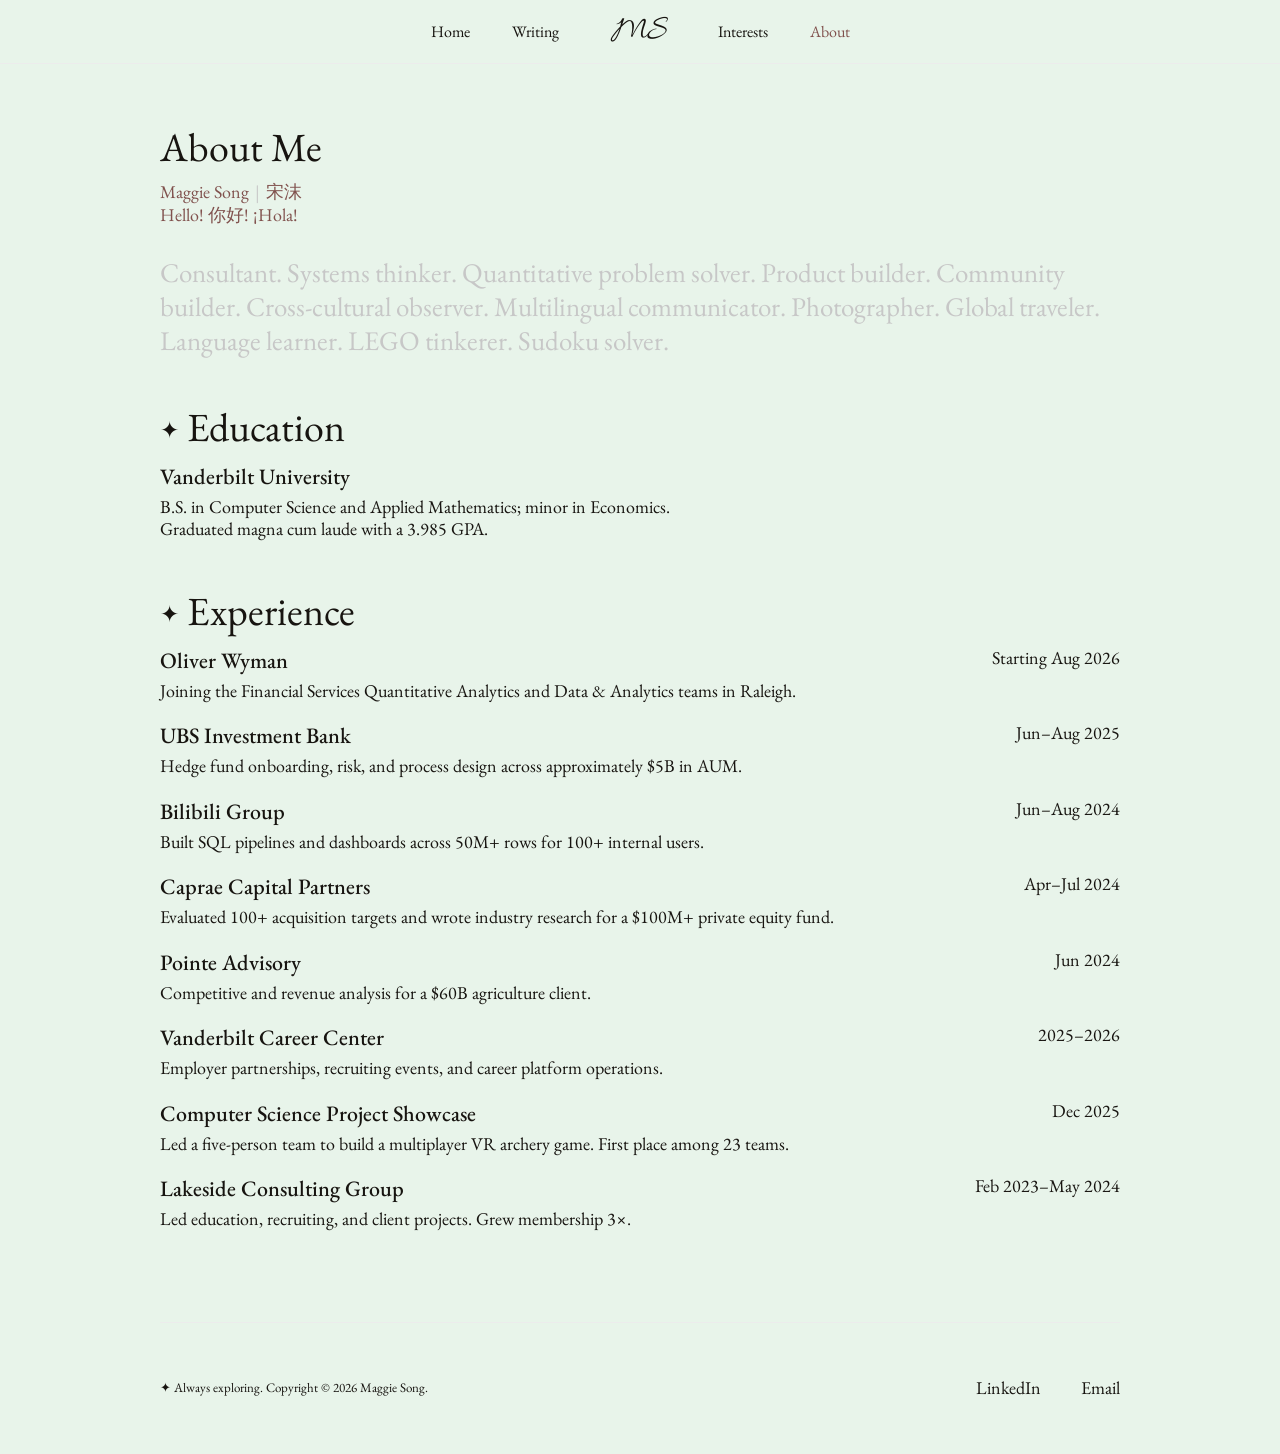
<file: about.html>
<!DOCTYPE html>
<html lang="en">
<head>
  <meta charset="UTF-8">
  <meta name="viewport" content="width=device-width, initial-scale=1.0">
  <meta name="description" content="About Mo (Maggie) Song—computer scientist, applied mathematician, and incoming Oliver Wyman analyst.">
  <title>About — Maggie Song</title>
  <link rel="stylesheet" href="styles.css">
</head>
<body>
  <header class="site-nav">
    <nav class="nav-inner" aria-label="Primary navigation">
      <a href="index.html">Home</a>
      <a href="writing.html">Writing</a>
      <a class="nav-mark" href="index.html" aria-label="Maggie Song home">MS</a>
      <a href="interests.html">Interests</a>
      <a aria-current="page" href="about.html">About</a>
    </nav>
  </header>

  <main class="page standard-page">
    <h1 class="page-title about-page-title">About Me</h1>
    <div class="about-identity">
      <p class="about-name">Maggie Song <span aria-hidden="true">|</span> <span lang="zh-Hans">宋沫</span></p>
      <p class="about-greeting"><span lang="en">Hello!</span> <span lang="zh-Hans">你好!</span> <span lang="es">¡Hola!</span></p>
    </div>
    <h2 class="about-lede">Consultant. Systems thinker. Quantitative problem solver. Product builder. Community builder. Cross-cultural observer. Multilingual communicator. Photographer. Global traveler. Language learner. LEGO tinkerer. Sudoku solver.</h2>

    <section class="about-section education-section">
      <h2><span class="section-symbol" aria-hidden="true">✦</span> Education</h2>
      <div class="education-list">
        <article class="education-item">
          <h3>Vanderbilt University</h3>
          <p>B.S. in Computer Science and Applied Mathematics; minor in Economics.<br>Graduated magna cum laude with a 3.985 GPA.</p>
        </article>
      </div>
    </section>

    <section class="about-section">
      <h2><span class="section-symbol" aria-hidden="true">✦</span> Experience</h2>
      <div class="experience-list">
        <article class="experience-item">
          <div>
            <h3>Oliver Wyman</h3>
            <p>Joining the Financial Services Quantitative Analytics and Data &amp; Analytics teams in Raleigh.</p>
          </div>
          <time>Starting Aug 2026</time>
        </article>
        <article class="experience-item">
          <div>
            <h3>UBS Investment Bank</h3>
            <p>Hedge fund onboarding, risk, and process design across approximately $5B in AUM.</p>
          </div>
          <time>Jun–Aug 2025</time>
        </article>
        <article class="experience-item">
          <div>
            <h3>Bilibili Group</h3>
            <p>Built SQL pipelines and dashboards across 50M+ rows for 100+ internal users.</p>
          </div>
          <time>Jun–Aug 2024</time>
        </article>
        <article class="experience-item">
          <div>
            <h3>Caprae Capital Partners</h3>
            <p>Evaluated 100+ acquisition targets and wrote industry research for a $100M+ private equity fund.</p>
          </div>
          <time>Apr–Jul 2024</time>
        </article>
        <article class="experience-item">
          <div>
            <h3>Pointe Advisory</h3>
            <p>Competitive and revenue analysis for a $60B agriculture client.</p>
          </div>
          <time>Jun 2024</time>
        </article>
        <article class="experience-item">
          <div>
            <h3>Vanderbilt Career Center</h3>
            <p>Employer partnerships, recruiting events, and career platform operations.</p>
          </div>
          <time>2025–2026</time>
        </article>
        <article class="experience-item">
          <div>
            <h3>Computer Science Project Showcase</h3>
            <p>Led a five-person team to build a multiplayer VR archery game. First place among 23 teams.</p>
          </div>
          <time>Dec 2025</time>
        </article>
        <article class="experience-item">
          <div>
            <h3>Lakeside Consulting Group</h3>
            <p>Led education, recruiting, and client projects. Grew membership 3×.</p>
          </div>
          <time>Feb 2023–May 2024</time>
        </article>
      </div>
    </section>
  </main>

  <footer class="page footer">
    <p>✦ Always exploring. Copyright © 2026 Maggie Song.</p>
    <div class="footer-links">
      <a href="https://www.linkedin.com/in/mo-maggie-song/" target="_blank" rel="noopener noreferrer">LinkedIn</a>
      <a href="mailto:mo.song@vanderbilt.edu">Email</a>
    </div>
  </footer>
</body>
</html>
</file>
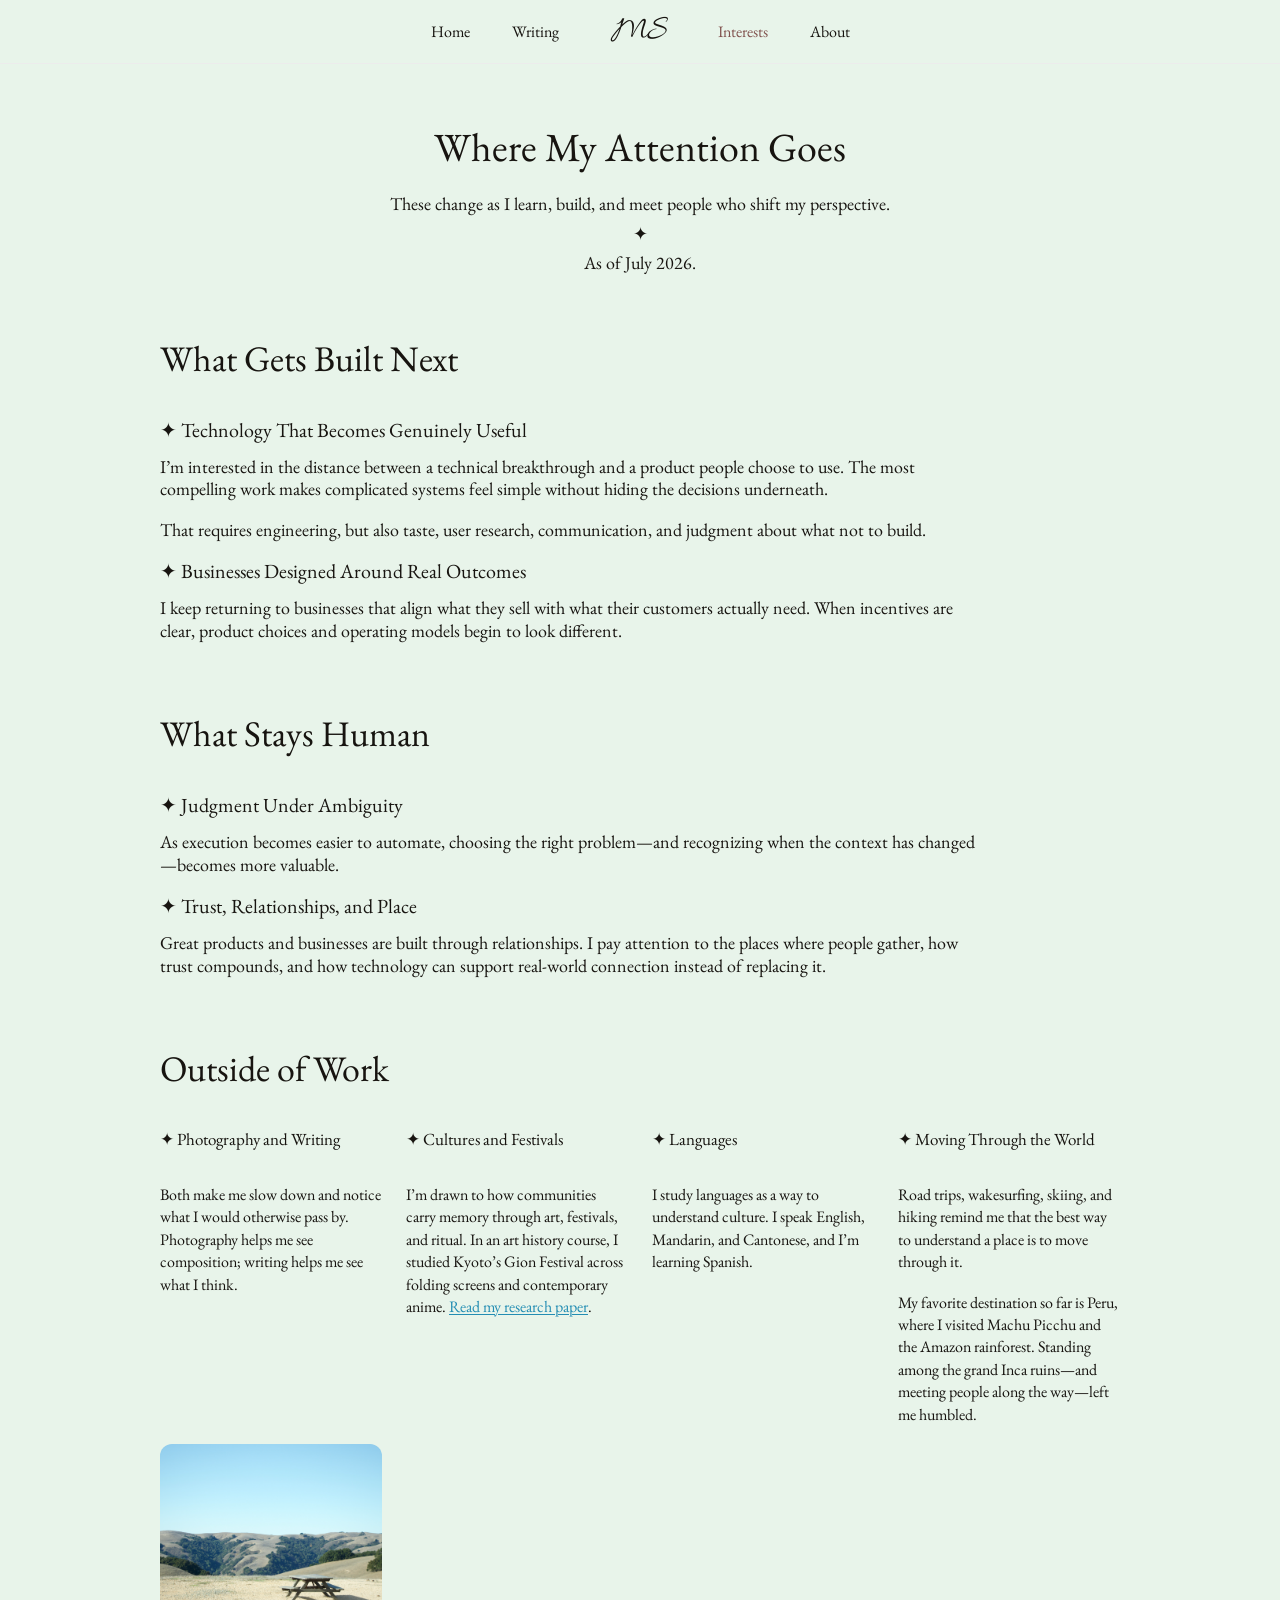
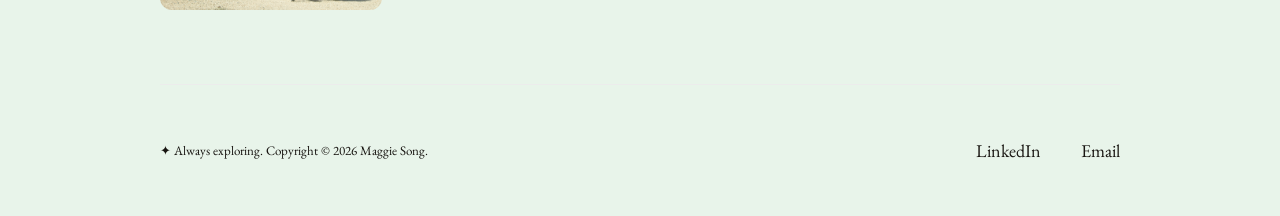
<file: interests.html>
<!DOCTYPE html>
<html lang="en">
<head>
  <meta charset="UTF-8">
  <meta name="viewport" content="width=device-width, initial-scale=1.0">
  <meta name="description" content="The subjects currently holding Maggie Song's attention.">
  <title>Interests — Maggie Song</title>
  <link rel="stylesheet" href="styles.css">
</head>
<body>
  <header class="site-nav">
    <nav class="nav-inner" aria-label="Primary navigation">
      <a href="index.html">Home</a>
      <a href="writing.html">Writing</a>
      <a class="nav-mark" href="index.html" aria-label="Maggie Song home">MS</a>
      <a aria-current="page" href="interests.html">Interests</a>
      <a href="about.html">About</a>
    </nav>
  </header>

  <main class="page standard-page">
    <header class="attention-intro">
      <h1 class="page-title">Where My Attention Goes</h1>
      <p>These change as I learn, build, and meet people who shift my perspective.</p>
      <p>✦</p>
      <p>As of July 2026.</p>
    </header>

    <section class="attention-section">
      <h2>What Gets Built Next</h2>
      <h3>✦ Technology That Becomes Genuinely Useful</h3>
      <p>I’m interested in the distance between a technical breakthrough and a product people choose to use. The most compelling work makes complicated systems feel simple without hiding the decisions underneath.</p>
      <p>That requires engineering, but also taste, user research, communication, and judgment about what not to build.</p>

      <h3>✦ Businesses Designed Around Real Outcomes</h3>
      <p>I keep returning to businesses that align what they sell with what their customers actually need. When incentives are clear, product choices and operating models begin to look different.</p>
    </section>

    <section class="attention-section">
      <h2>What Stays Human</h2>
      <h3>✦ Judgment Under Ambiguity</h3>
      <p>As execution becomes easier to automate, choosing the right problem—and recognizing when the context has changed—becomes more valuable.</p>

      <h3>✦ Trust, Relationships, and Place</h3>
      <p>Great products and businesses are built through relationships. I pay attention to the places where people gather, how trust compounds, and how technology can support real-world connection instead of replacing it.</p>
    </section>

    <section class="attention-section outside-section">
      <h2>Outside of Work</h2>
      <div class="outside-grid">
        <article class="outside-item">
          <h3>✦ Photography and Writing</h3>
          <p>Both make me slow down and notice what I would otherwise pass by. Photography helps me see composition; writing helps me see what I think.</p>
          <img class="outside-photo photo-photography" src="interests-pics/1.jpeg" alt="Rolling hills photographed by Maggie Song" loading="lazy" decoding="async">
        </article>

        <article class="outside-item">
          <h3>✦ Cultures and Festivals</h3>
          <p>I’m drawn to how communities carry memory through art, festivals, and ritual. In an art history course, I studied Kyoto’s Gion Festival across folding screens and contemporary anime. <a href="Maggie_Final_Paper%20copy.pdf" target="_blank" rel="noopener noreferrer">Read my research paper</a>.</p>
          <img class="outside-photo photo-culture" src="interests-pics/2.JPG" alt="Traditional wooden homes and rice terraces in China" loading="lazy" decoding="async">
        </article>

        <article class="outside-item">
          <h3>✦ Languages</h3>
          <p>I study languages as a way to understand culture. I speak English, Mandarin, and Cantonese, and I’m learning Spanish.</p>
          <img class="outside-photo photo-languages" src="interests-pics/3.JPG" alt="A storefront welcome sign written in many languages" loading="lazy" decoding="async">
        </article>

        <article class="outside-item">
          <h3>✦ Moving Through the World</h3>
          <p>Road trips, wakesurfing, skiing, and hiking remind me that the best way to understand a place is to move through it.</p>
          <p>My favorite destination so far is Peru, where I visited Machu Picchu and the Amazon rainforest. Standing among the grand Inca ruins—and meeting people along the way—left me humbled.</p>
          <img class="outside-photo photo-travel" src="interests-pics/4.JPG" alt="Machu Picchu beneath dramatic clouds" loading="lazy" decoding="async">
        </article>
      </div>
    </section>
  </main>

  <footer class="page footer">
    <p>✦ Always exploring. Copyright © 2026 Maggie Song.</p>
    <div class="footer-links">
      <a href="https://www.linkedin.com/in/mo-maggie-song/" target="_blank" rel="noopener noreferrer">LinkedIn</a>
      <a href="mailto:mo.song@vanderbilt.edu">Email</a>
    </div>
  </footer>
</body>
</html>
</file>
<file: styles.css>
@import url("https://fonts.googleapis.com/css2?family=Allura&family=EB+Garamond:wght@400;500&display=swap");

:root {
  --ink: #171410;
  --muted: #c7c7c7;
  --accent: #80514d;
  --link: #238db3;
  --rule: #ececec;
  --page-width: 960px;
}

* {
  box-sizing: border-box;
}

html {
  scroll-behavior: smooth;
}

body {
  margin: 0;
  background: #e8f4ea;
  color: var(--ink);
  font-family: "EB Garamond", Georgia, serif;
  font-size: 18px;
  line-height: 1.25;
  -webkit-font-smoothing: antialiased;
}

a {
  color: var(--link);
  text-decoration: underline;
  text-decoration-thickness: 1px;
  text-underline-offset: 2px;
}

.page {
  width: min(calc(100% - 48px), var(--page-width));
  margin-inline: auto;
}

.site-nav {
  height: 64px;
  border-bottom: 1px solid var(--rule);
}

.nav-inner {
  display: grid;
  grid-template-columns: repeat(5, auto);
  gap: 42px;
  align-items: center;
  justify-content: center;
  height: 100%;
}

.nav-inner a {
  color: var(--ink);
  font-size: 16px;
  line-height: 1;
  text-decoration: none;
}

.nav-inner a:hover,
.nav-inner a[aria-current="page"] {
  color: var(--accent);
}

.nav-mark {
  display: grid;
  width: 75px;
  height: 50px;
  place-items: center;
  font-family: "Allura", cursive;
  font-size: 34px !important;
  letter-spacing: -0.02em;
  transform: rotate(-3deg);
}

h1,
h2,
h3,
h4,
h5,
p {
  margin-top: 0;
}

h1,
h2,
h3,
h4,
h5 {
  font-weight: 400;
}

.home-hero {
  display: grid;
  grid-template-columns: 440px 465px;
  gap: 55px;
  padding-top: 70px;
}

.home-title {
  align-self: end;
  padding-bottom: 8px;
}

.home-title h1 {
  margin-bottom: 0;
  font-size: 40px;
  line-height: 44px;
}

.tagline {
  margin: -3px 0 0;
  color: var(--accent);
  font-size: 36px;
  line-height: 36px;
}

.flourish {
  display: inline-block;
  margin-right: 7px;
  color: var(--ink);
  font-size: 22px;
  transform: rotate(-8deg);
}

.home-photo {
  width: 465px;
  height: 220px;
  border-radius: 15px;
  object-fit: cover;
  object-position: 50% 56%;
}

.home-copy {
  width: 840px;
  margin-top: 58px;
}

.home-copy p {
  margin-bottom: 17px;
}

.home-signature {
  margin: 65px 0 90px;
  font-family: "Allura", cursive;
  font-size: 62px;
  letter-spacing: -0.02em;
  transform: rotate(-3deg);
  transform-origin: left center;
}

.footer {
  display: flex;
  align-items: center;
  justify-content: space-between;
  gap: 40px;
  min-height: 132px;
  border-top: 1px solid var(--rule);
}

.footer p {
  margin: 0;
  font-size: 13px;
}

.footer-links {
  display: flex;
  gap: 40px;
}

.footer-links a {
  color: var(--ink);
  text-decoration: none;
}

.standard-page {
  padding-top: 61px;
}

.page-title {
  margin-bottom: 30px;
  font-size: 40px;
  line-height: 44px;
}

.intro-copy {
  width: 642px;
}

.intro-copy p {
  margin-bottom: 18px;
}

.permissions {
  margin-top: 33px;
  color: #aaa;
  font-size: 13px;
}

.writing-list {
  margin: 110px 0 190px;
}

.writing-item {
  display: grid;
  grid-template-columns: 178px 1fr;
  gap: 30px;
  align-items: center;
  min-height: 102px;
  margin-bottom: 28px;
  color: inherit;
  text-decoration: none;
}

.writing-thumb,
.writing-placeholder {
  width: 178px;
  height: 100px;
  border: 1px solid var(--rule);
  border-radius: 13px;
  object-fit: cover;
}

.writing-item h2 {
  margin: 0;
  color: #666;
  font-size: 24px;
  line-height: 24px;
}

.writing-item > div {
  display: grid;
  grid-template-columns: minmax(0, 1fr) auto;
  gap: 28px;
  align-items: baseline;
}

.writing-item time {
  display: block;
  color: #888;
  font-size: 18px;
  line-height: 23px;
  text-align: right;
  white-space: nowrap;
}

.attention-intro {
  width: 500px;
  margin: 0 auto 66px;
  text-align: center;
}

.attention-intro .page-title {
  margin-bottom: 24px;
}

.attention-intro p {
  margin-bottom: 7px;
}

.attention-section {
  width: 816px;
  margin-bottom: 74px;
}

.attention-section h2 {
  margin-bottom: 41px;
  font-size: 36px;
  line-height: 36px;
}

.attention-section h3 {
  margin: 0 0 13px;
  font-family: "EB Garamond", Georgia, serif;
  font-size: 20px;
  font-weight: 400;
}

.attention-section p {
  margin-bottom: 18px;
}

.outside-section {
  width: 100%;
}

.outside-grid {
  display: grid;
  grid-template-columns: repeat(4, minmax(0, 1fr));
  gap: 24px;
}

.outside-item {
  display: flex;
  min-width: 0;
  flex-direction: column;
}

.outside-item h3 {
  min-height: 44px;
  margin-bottom: 12px;
  font-size: 17px;
  line-height: 22px;
}

.outside-item p {
  font-size: 16px;
  line-height: 1.4;
}

.outside-photo-slot,
.outside-photo {
  width: 100%;
  aspect-ratio: 4 / 3;
  margin-top: auto;
  border-radius: 12px;
}

.outside-photo-slot {
  display: grid;
  place-items: center;
  border: 1px dashed #bbb;
  background: rgba(255, 255, 255, 0.32);
  color: #999;
  font-size: 13px;
}

.outside-photo {
  display: block;
  object-fit: cover;
}

.photo-photography {
  object-position: 50% 62%;
}

.photo-culture {
  object-position: 50% 68%;
}

.photo-languages {
  object-position: 64% 50%;
}

.photo-travel {
  object-position: 50% 52%;
}

.about-page-title {
  margin-bottom: 12px;
}

.about-identity {
  margin-bottom: 30px;
}

.about-name,
.about-greeting {
  margin: 0;
  color: var(--accent);
  font-family: "EB Garamond", "Songti SC", "Noto Serif CJK SC", serif;
  font-size: 18px;
}

.about-name span[aria-hidden="true"] {
  margin-inline: 2px;
  color: var(--muted);
}

.about-lede {
  margin: 0 0 47px;
  color: var(--muted);
  font-size: 27px;
  line-height: 34px;
}

.about-section {
  margin-bottom: 91px;
}

.education-section {
  margin-bottom: 48px;
}

.about-section > h2 {
  margin-bottom: 9px;
  font-size: 40px;
  line-height: 44px;
}

.section-symbol {
  display: inline-block;
  font-size: 0.58em;
  vertical-align: 0.14em;
}

.education-list {
  width: 960px;
}

.education-item {
  margin-bottom: 16px;
}

.education-item h3 {
  margin-bottom: 4px;
  font-size: 22px;
  line-height: 31px;
  font-weight: 500;
}

.education-item p {
  margin: 0;
}

.experience-list {
  width: 960px;
}

.experience-item {
  display: grid;
  grid-template-columns: minmax(0, 1fr) auto;
  gap: 30px;
  margin-bottom: 18px;
}

.experience-item h3 {
  margin-bottom: 4px;
  font-size: 22px;
  line-height: 31px;
  font-weight: 500;
}

.experience-item p {
  margin-bottom: 0;
  white-space: nowrap;
}

.experience-item time {
  justify-self: end;
  padding-top: 2px;
  text-align: right;
  white-space: nowrap;
}

.about-contact {
  display: flex;
  align-items: center;
  justify-content: space-between;
  gap: 32px;
  margin: 8px 0 90px;
  padding-top: 24px;
  border-top: 1px solid var(--rule);
}

.about-contact p {
  margin: 0;
}

.about-contact div {
  display: flex;
  gap: 28px;
}

.about-contact a {
  color: var(--ink);
  text-decoration: none;
}

@media (max-width: 900px) {
  .outside-grid {
    grid-template-columns: repeat(2, minmax(0, 1fr));
  }
}

@media (max-width: 760px) {
  body {
    font-size: 17px;
  }

  .page {
    width: min(calc(100% - 32px), var(--page-width));
  }

  .site-nav {
    height: auto;
  }

  .nav-inner {
    grid-template-columns: repeat(5, auto);
    gap: 0;
    justify-content: space-between;
    min-height: 62px;
    padding: 0 16px;
  }

  .nav-inner a {
    font-size: 14px;
  }

  .nav-mark {
    width: 42px;
    font-size: 28px !important;
  }

  .home-hero {
    grid-template-columns: 1fr;
    gap: 32px;
    padding-top: 40px;
  }

  .home-title {
    order: 2;
  }

  .home-photo {
    width: 100%;
    height: min(58vw, 240px);
  }

  .home-title h1,
  .page-title {
    font-size: 36px;
    line-height: 40px;
  }

  .tagline,
  .attention-section h2 {
    font-size: 31px;
    line-height: 37px;
  }

  .about-lede {
    font-size: 23px;
    line-height: 29px;
  }

  .about-name,
  .about-greeting {
    font-size: 17px;
  }

  .home-copy,
  .intro-copy,
  .attention-intro,
  .attention-section,
  .education-list,
  .experience-list {
    width: 100%;
  }

  .home-copy {
    margin-top: 48px;
  }

  .writing-list {
    margin-top: 72px;
  }

  .writing-item {
    grid-template-columns: 112px 1fr;
    gap: 18px;
  }

  .writing-thumb,
  .writing-placeholder {
    width: 112px;
    height: 76px;
  }

  .writing-item h2 {
    font-size: 20px;
    line-height: 22px;
  }

  .writing-item > div {
    grid-template-columns: 1fr;
    gap: 3px;
  }

  .writing-item time {
    font-size: 15px;
    text-align: right;
  }

  .attention-intro {
    margin-bottom: 70px;
  }

  .attention-section h3 {
    font-size: 18px;
  }

  .outside-grid {
    grid-template-columns: 1fr;
    gap: 42px;
  }

  .outside-item h3 {
    min-height: 0;
  }

  .outside-photo-slot,
  .outside-photo {
    margin-top: 10px;
  }

  .experience-item {
    grid-template-columns: 1fr;
    gap: 0;
    margin-bottom: 28px;
  }

  .experience-item p {
    white-space: normal;
  }

  .about-contact,
  .about-contact div {
    align-items: flex-start;
    flex-direction: column;
  }

  .about-contact {
    gap: 15px;
  }

  .about-contact div {
    gap: 8px;
  }

  .footer {
    align-items: flex-start;
    flex-direction: column;
    justify-content: center;
    gap: 15px;
    padding: 30px 0;
  }
}

@media (prefers-reduced-motion: reduce) {
  html {
    scroll-behavior: auto;
  }
}
</file>
